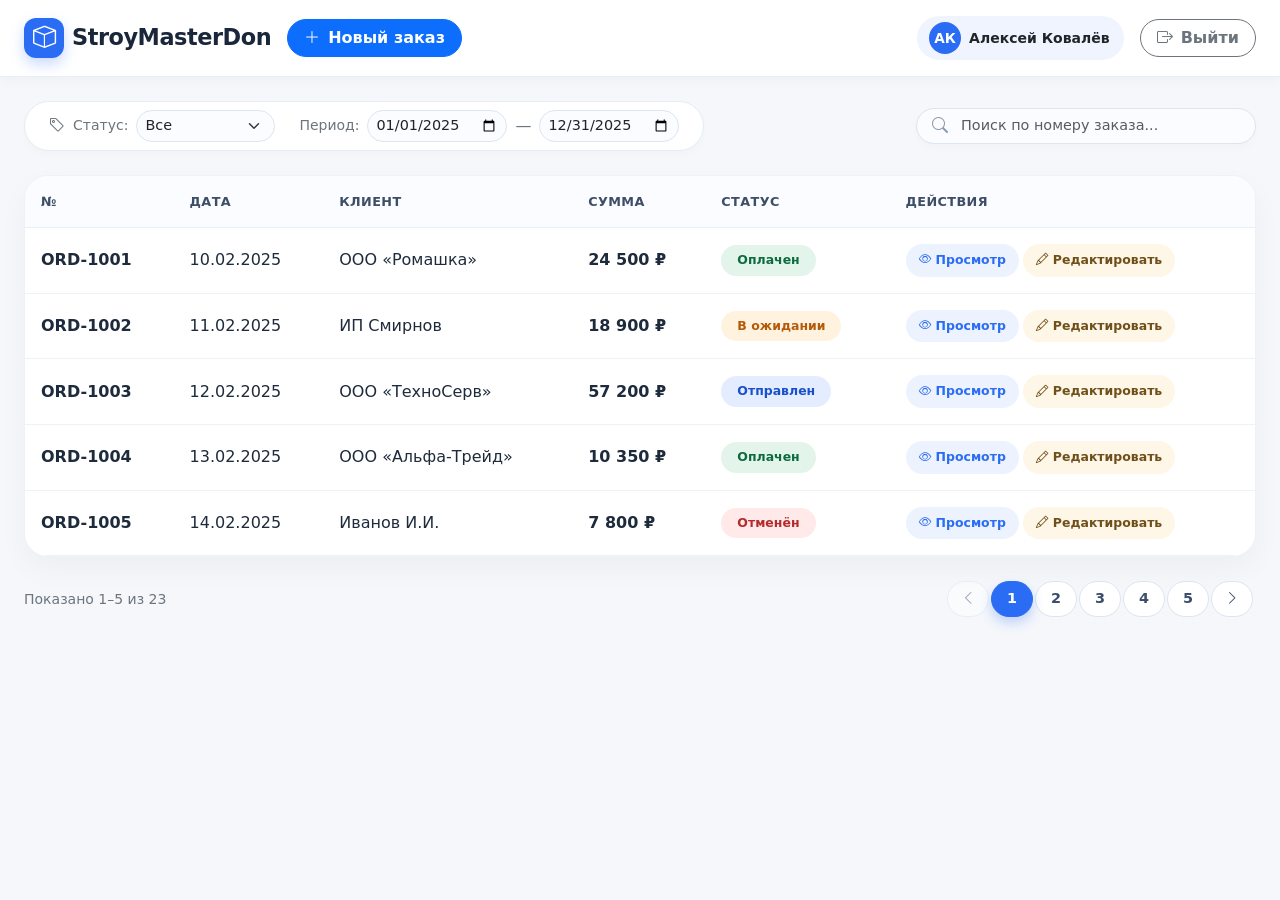
<file: templates/create_edit/index.html>
<!DOCTYPE html>
<html lang="ru">
<head>
    <meta charset="UTF-8">
    <meta name="viewport" content="width=device-width, initial-scale=1.0">
    <title>Панель заказов — Bootstrap 5</title>

    <link href="https://cdn.jsdelivr.net/npm/bootstrap@5.3.3/dist/css/bootstrap.min.css" rel="stylesheet">
    <link rel="stylesheet" href="https://cdn.jsdelivr.net/npm/bootstrap-icons@1.11.3/font/bootstrap-icons.min.css">
    <link rel="stylesheet" href="styles.css">
</head>
<body>

    <!-- Верхняя панель -->
    <header class="topbar py-3">
        <div class="container-fluid px-3 px-md-4">
            <div class="d-flex align-items-center justify-content-between flex-wrap gap-3">
                <div class="d-flex align-items-center gap-2">
                    <div class="logo-icon">
                        <i class="bi bi-box"></i>
                    </div>
                    <span class="logo-text">StroyMasterDon</span>
                    <button class="btn btn-primary rounded-pill px-3 ms-2 d-flex align-items-center gap-2 fw-semibold small"
                            data-bs-toggle="modal" data-bs-target="#orderModal" id="newOrderBtn">
                        <i class="bi bi-plus-lg"></i>
                        <span class="d-none d-sm-inline">Новый заказ</span>
                    </button>
                </div>

                <div class="d-flex align-items-center gap-3">
                    <div class="user-badge d-flex align-items-center gap-2">
                        <div class="avatar">АК</div>
                        <span class="fw-semibold text-dark small">Алексей Ковалёв</span>
                    </div>
                    <button class="btn btn-outline-secondary rounded-pill px-3 d-flex align-items-center gap-2 fw-semibold small">
                        <i class="bi bi-box-arrow-right"></i>
                        <span class="d-none d-sm-inline">Выйти</span>
                    </button>
                </div>
            </div>
        </div>
    </header>

    <!-- Основной контент -->
    <main class="container-fluid px-3 px-md-4 py-4 main-wrapper">

        <!-- Фильтры + поиск -->
        <div class="row g-3 align-items-center mb-4">
            <div class="col-12 col-lg-auto">
                <div class="filters-card d-flex flex-wrap align-items-center gap-3 px-4 py-2">
                    <div class="d-flex align-items-center gap-2">
                        <i class="bi bi-tag text-secondary"></i>
                        <span class="text-secondary fw-medium small">Статус:</span>
                        <select class="form-select form-select-sm w-auto" id="statusFilter">
                            <option value="all">Все</option>
                            <option value="paid">Оплачен</option>
                            <option value="pending">В ожидании</option>
                            <option value="shipped">Отправлен</option>
                            <option value="cancelled">Отменён</option>
                        </select>
                    </div>
                    <div class="d-flex align-items-center gap-2 flex-wrap">
                        <i class="bi bi-calendar-alt text-secondary"></i>
                        <span class="text-secondary fw-medium small">Период:</span>
                        <input type="date" class="form-control form-control-sm date-input" id="dateFrom" value="2025-01-01">
                        <span class="text-secondary">—</span>
                        <input type="date" class="form-control form-control-sm date-input" id="dateTo" value="2025-12-31">
                    </div>
                </div>
            </div>

            <div class="col-12 col-lg ms-lg-auto">
                <div class="search-wrapper ms-lg-auto">
                    <i class="bi bi-search"></i>
                    <input type="text" class="form-control" id="searchOrder" placeholder="Поиск по номеру заказа...">
                </div>
            </div>
        </div>

        <!-- Таблица заказов -->
        <div class="table-card mb-4">
            <div class="table-responsive">
                <table class="table align-middle mb-0">
                    <thead>
                        <tr>
                            <th>№</th>
                            <th>Дата</th>
                            <th>Клиент</th>
                            <th>Сумма</th>
                            <th>Статус</th>
                            <th>Действия</th>
                        </tr>
                    </thead>
                    <tbody id="ordersTableBody"></tbody>
                </table>
            </div>
        </div>

        <!-- Пагинация -->
        <div class="d-flex flex-wrap align-items-center justify-content-between gap-2 mt-2">
            <div class="text-secondary small fw-medium" id="paginationInfo">Показано 0 из 0</div>
            <nav>
                <ul class="pagination mb-0" id="pagination"></ul>
            </nav>
        </div>

    </main>

    <!-- ================= МОДАЛЬНОЕ ОКНО ЗАКАЗА ================= -->
    <div class="modal fade" id="orderModal" tabindex="-1" aria-labelledby="orderModalLabel" aria-hidden="true">
        <div class="modal-dialog modal-lg modal-dialog-centered modal-dialog-scrollable">
            <div class="modal-content">
                <div class="modal-header">
                    <h5 class="modal-title fw-bold" id="orderModalLabel">Новый заказ</h5>
                    <button type="button" class="btn-close" data-bs-dismiss="modal" aria-label="Закрыть"></button>
                </div>

                <div class="modal-body">

                    <!-- ---------- Блок «Клиент» ---------- -->
                    <section class="order-block mb-4">
                        <h6 class="block-title">
                            <i class="bi bi-person"></i> Клиент
                        </h6>
                        <div class="d-flex flex-wrap gap-2 align-items-center">
                            <select class="form-select flex-grow-1" id="clientSelect" style="min-width: 220px;">
                                <option value="">— Выберите клиента —</option>
                                <option value="ООО «Ромашка»">ООО «Ромашка»</option>
                                <option value="ИП Смирнов">ИП Смирнов</option>
                                <option value="ООО «ТехноСерв»">ООО «ТехноСерв»</option>
                                <option value="ООО «Альфа-Трейд»">ООО «Альфа-Трейд»</option>
                                <option value="Иванов И.И.">Иванов И.И.</option>
                                <option value="ООО «СтройМастер»">ООО «СтройМастер»</option>
                                <option value="Петрова А.С.">Петрова А.С.</option>
                                <option value="ООО «Мега-Групп»">ООО «Мега-Групп»</option>
                            </select>
                            <button type="button" class="btn btn-outline-primary rounded-pill px-3" id="newClientBtn">
                                <i class="bi bi-person-plus"></i> Новый клиент
                            </button>
                        </div>
                        <div class="mt-2 d-none" id="newClientFields">
                            <div class="row g-2">
                                <div class="col-12 col-sm-6">
                                    <input type="text" class="form-control form-control-sm" id="newClientName" placeholder="Название / ФИО клиента">
                                </div>
                                <div class="col-12 col-sm-6">
                                    <input type="text" class="form-control form-control-sm" id="newClientPhone" placeholder="Телефон (необязательно)">
                                </div>
                            </div>
                        </div>
                    </section>

                    <!-- ---------- Блок «Товары» ---------- -->
                    <section class="order-block mb-4">
                        <h6 class="block-title">
                            <i class="bi bi-cart"></i> Товары
                        </h6>

                        <div class="d-flex flex-wrap gap-2 mb-3">
                            <div class="product-search-wrapper flex-grow-1">
                                <i class="bi bi-search"></i>
                                <input type="text" class="form-control form-control-sm" id="productSearch"
                                       placeholder="Поиск товара по названию или артикулу..." autocomplete="off">
                                <div class="product-suggestions d-none" id="productSuggestions"></div>
                            </div>
                            <button type="button" class="btn btn-primary rounded-pill px-3" id="addProductBtn" disabled>
                                <i class="bi bi-plus-lg"></i> Добавить
                            </button>
                        </div>

                        <div class="table-responsive">
                            <table class="table table-sm align-middle mb-0 items-table">
                                <thead>
                                    <tr>
                                        <th>Товар</th>
                                        <th class="text-center" style="width: 130px;">Кол-во</th>
                                        <th class="text-end" style="width: 110px;">Цена</th>
                                        <th class="text-end" style="width: 120px;">Сумма</th>
                                        <th style="width: 50px;"></th>
                                    </tr>
                                </thead>
                                <tbody id="itemsTableBody">
                                    <tr id="itemsEmptyRow">
                                        <td colspan="5" class="text-center text-secondary py-4">
                                            <i class="bi bi-inbox d-block mb-1 fs-5"></i>
                                            Добавьте товары в заказ
                                        </td>
                                    </tr>
                                </tbody>
                            </table>
                        </div>
                    </section>

                    <!-- ---------- Блок «Итого» ---------- -->
                    <section class="order-block total-block">
                        <div class="d-flex justify-content-between align-items-center">
                            <span class="fw-semibold text-secondary">
                                <i class="bi bi-calculator"></i> Итого:
                            </span>
                            <span class="total-amount" id="orderTotal">0 ₽</span>
                        </div>
                    </section>

                </div>

                <div class="modal-footer d-flex flex-wrap gap-2 justify-content-between">
                    <button type="button" class="btn btn-outline-secondary rounded-pill px-3" data-bs-dismiss="modal">
                        Отмена
                    </button>
                    <div class="d-flex flex-wrap gap-2">
                        <button type="button" class="btn btn-outline-primary rounded-pill px-3" id="saveAndShipBtn">
                            <i class="bi bi-truck"></i> Сохранить и отправить на склад
                        </button>
                        <button type="button" class="btn btn-primary rounded-pill px-4" id="saveOrderBtn">
                            <i class="bi bi-check-lg"></i> Сохранить
                        </button>
                    </div>
                </div>
            </div>
        </div>
    </div>

    <script src="https://cdn.jsdelivr.net/npm/bootstrap@5.3.3/dist/js/bootstrap.bundle.min.js"></script>
    <script src="script.js"></script>
</body>
</html>
</file>
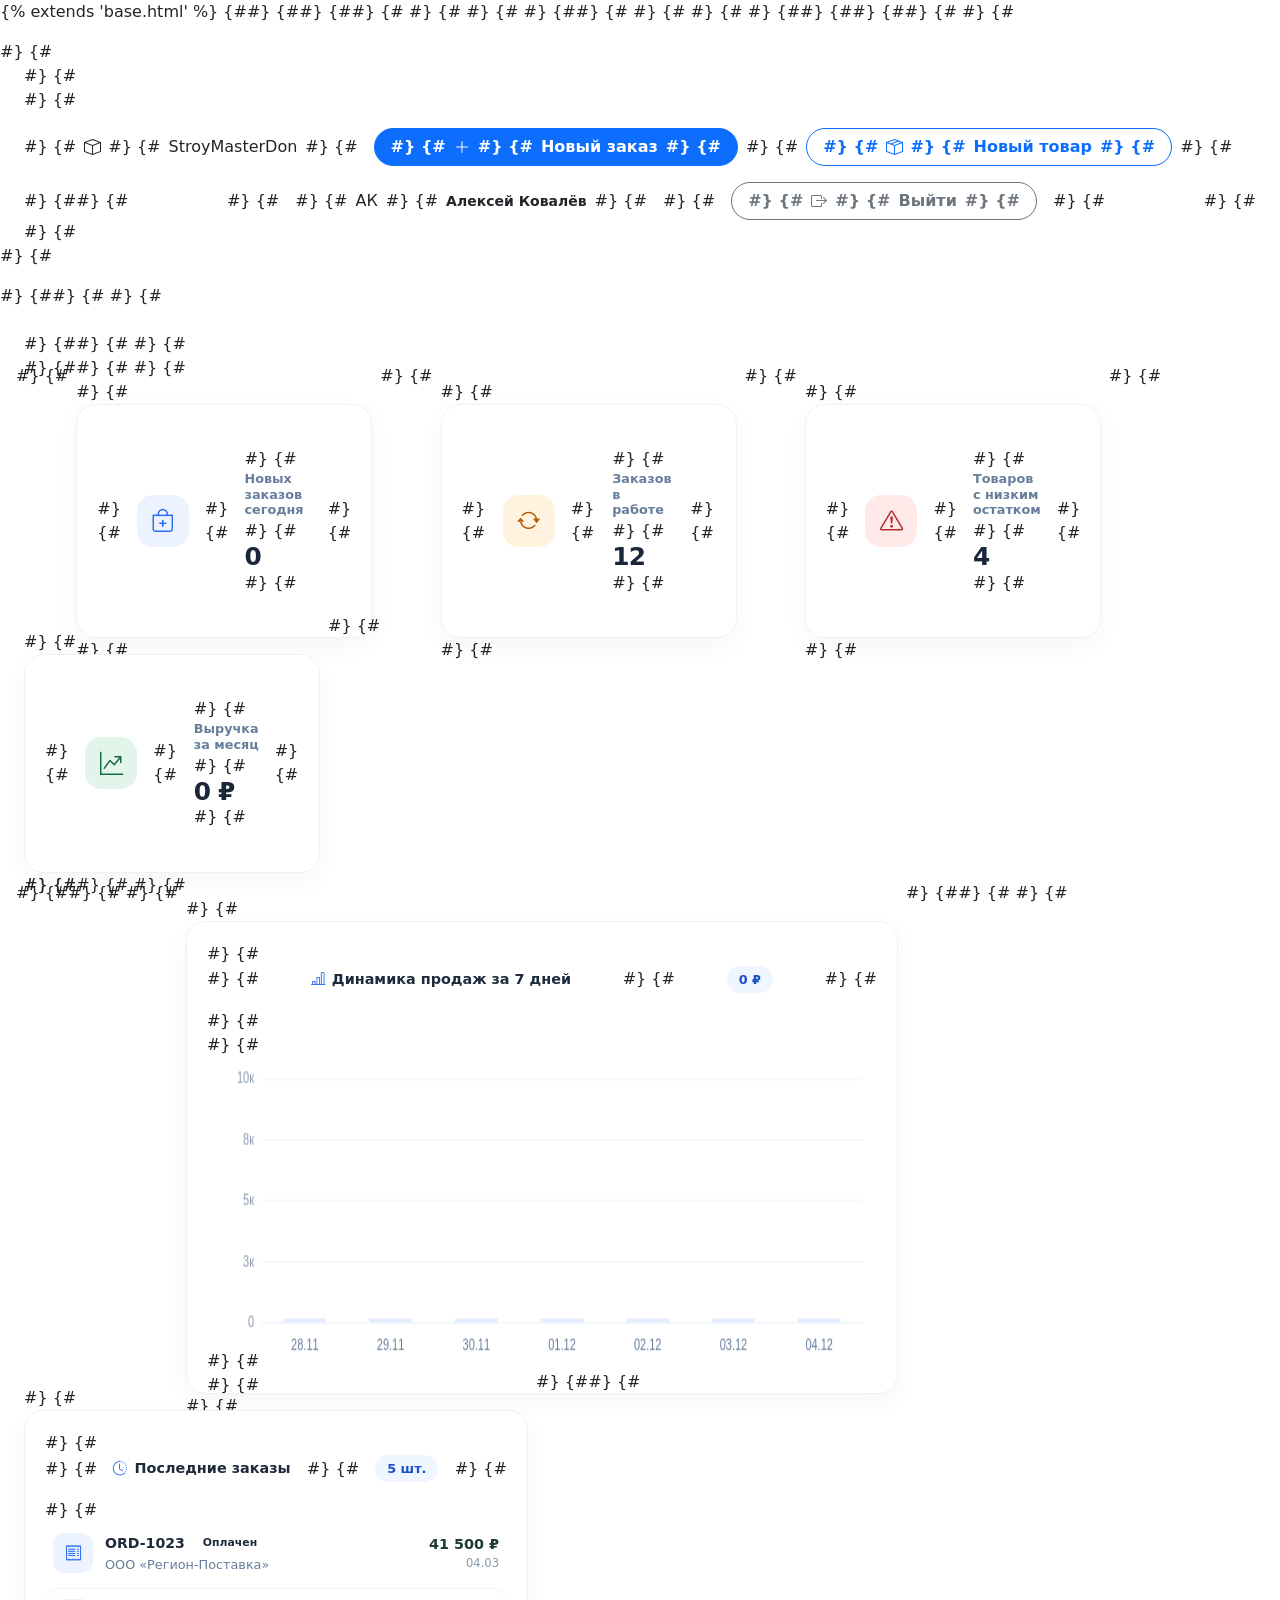
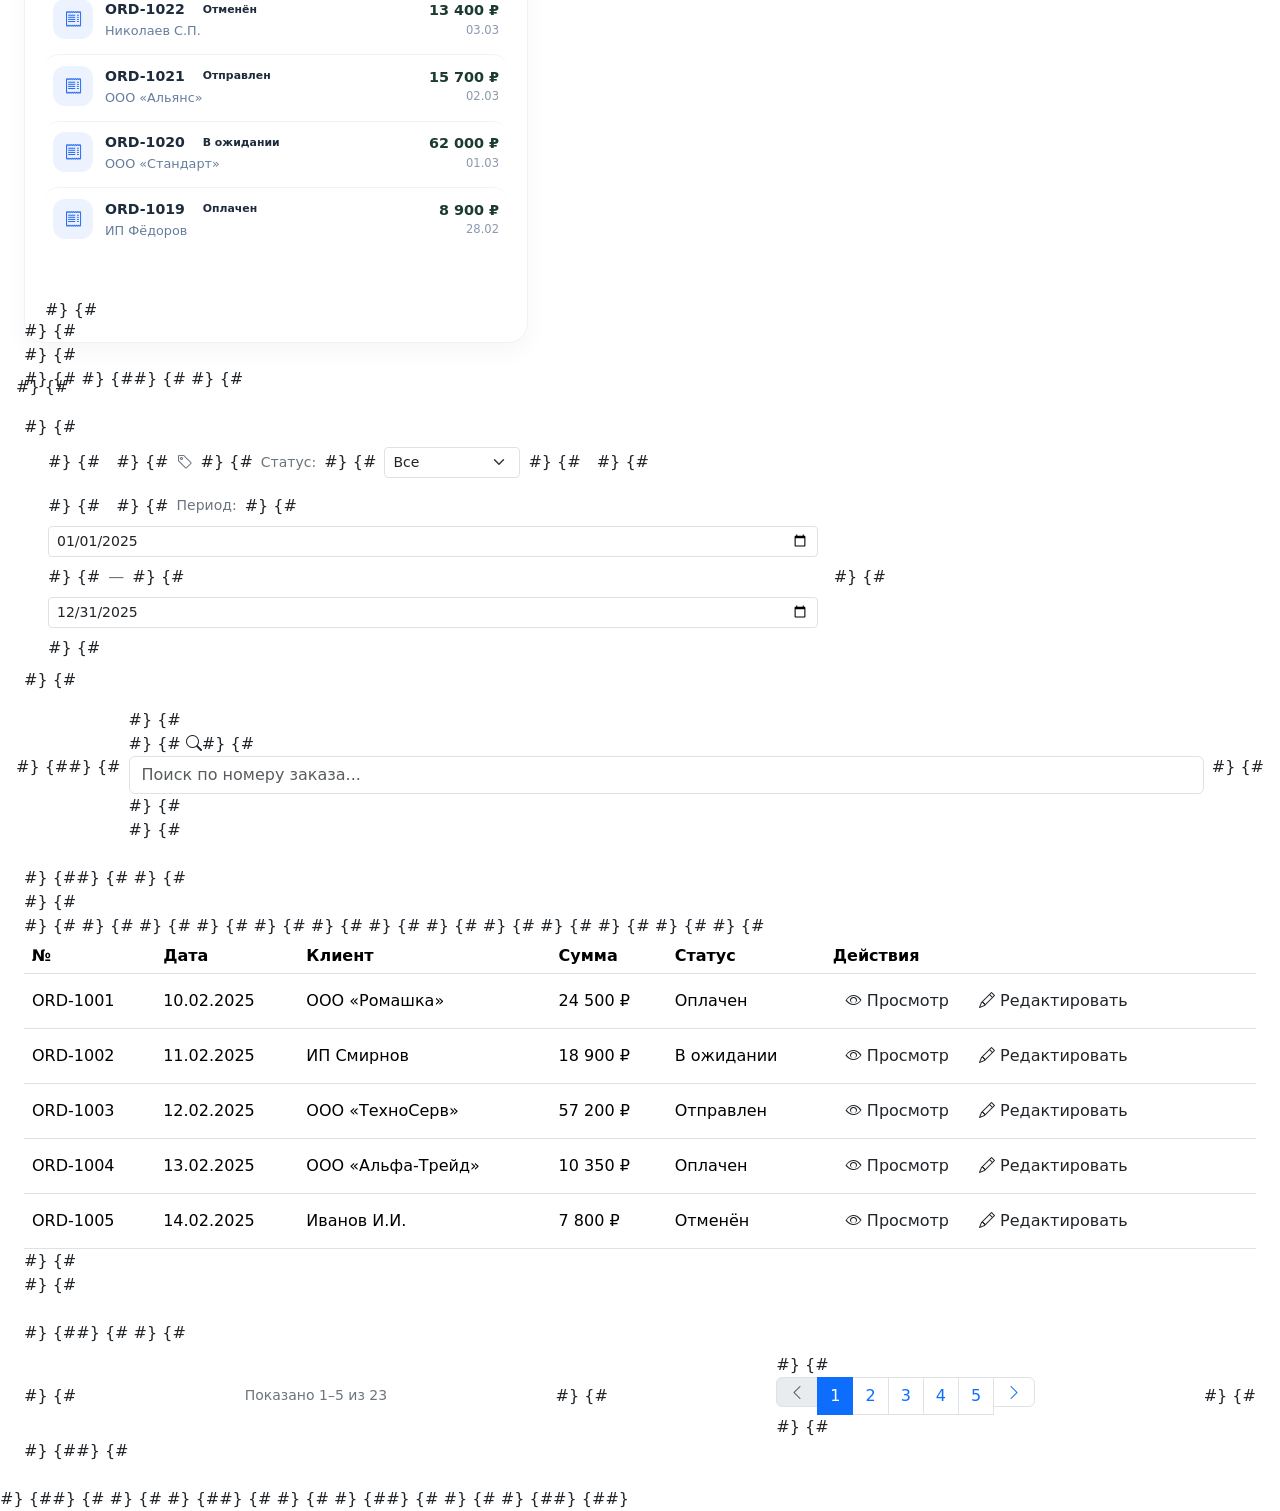
<file: templates/dashboard/dashboard.html>
{% extends 'base.html' %}
{#<!DOCTYPE html>#}
{#<html lang="ru">#}
{#<head>#}
{#    <meta charset="UTF-8">#}
{#    <meta name="viewport" content="width=device-width, initial-scale=1.0">#}
{#    <title>Панель заказов — Bootstrap 5</title>#}
{##}
{#    <link href="https://cdn.jsdelivr.net/npm/bootstrap@5.3.3/dist/css/bootstrap.min.css" rel="stylesheet">#}
{#    <link rel="stylesheet" href="https://cdn.jsdelivr.net/npm/bootstrap-icons@1.11.3/font/bootstrap-icons.min.css">#}
{#    <link rel="stylesheet" href="styles.css">#}
{#</head>#}
{#<body>#}
{##}
{#    <!-- Верхняя панель -->#}
{#    <header class="topbar py-3">#}
{#        <div class="container-fluid px-3 px-md-4">#}
{#            <div class="d-flex align-items-center justify-content-between flex-wrap gap-3">#}
{#                <div class="d-flex align-items-center gap-2 flex-wrap">#}
{#                    <div class="logo-icon"><i class="bi bi-box"></i></div>#}
{#                    <span class="logo-text">StroyMasterDon</span>#}
{#                    <button class="btn btn-primary rounded-pill px-3 ms-2 d-flex align-items-center gap-2 fw-semibold small"#}
{#                            data-bs-toggle="modal" data-bs-target="#orderModal" id="newOrderBtn">#}
{#                        <i class="bi bi-plus-lg"></i>#}
{#                        <span class="d-none d-sm-inline">Новый заказ</span>#}
{#                    </button>#}
{#                    <button class="btn btn-outline-primary rounded-pill px-3 d-flex align-items-center gap-2 fw-semibold small"#}
{#                            data-bs-toggle="modal" data-bs-target="#productModal" id="newProductBtn">#}
{#                        <i class="bi bi-box-seam"></i>#}
{#                        <span class="d-none d-sm-inline">Новый товар</span>#}
{#                    </button>#}
{#                </div>#}
{##}
{#                <div class="d-flex align-items-center gap-3">#}
{#                    <div class="user-badge d-flex align-items-center gap-2">#}
{#                        <div class="avatar">АК</div>#}
{#                        <span class="fw-semibold text-dark small">Алексей Ковалёв</span>#}
{#                    </div>#}
{#                    <button class="btn btn-outline-secondary rounded-pill px-3 d-flex align-items-center gap-2 fw-semibold small">#}
{#                        <i class="bi bi-box-arrow-right"></i>#}
{#                        <span class="d-none d-sm-inline">Выйти</span>#}
{#                    </button>#}
{#                </div>#}
{#            </div>#}
{#        </div>#}
{#    </header>#}
{##}
{#    <!-- Основной контент -->#}
{#    <main class="container-fluid px-3 px-md-4 py-4 main-wrapper">#}
{##}
{#        <!-- ================= ДАШБОРД ================= -->#}
{#        <section class="dashboard mb-4">#}
{##}
{#            <!-- KPI-карточки -->#}
{#            <div class="row g-3 mb-4">#}
{#                <div class="col-12 col-sm-6 col-xl-3">#}
{#                    <div class="kpi-card">#}
{#                        <div class="kpi-icon kpi-icon-blue"><i class="bi bi-bag-plus"></i></div>#}
{#                        <div class="kpi-body">#}
{#                            <div class="kpi-label">Новых заказов сегодня</div>#}
{#                            <div class="kpi-value" id="kpiNewToday">0</div>#}
{#                        </div>#}
{#                    </div>#}
{#                </div>#}
{#                <div class="col-12 col-sm-6 col-xl-3">#}
{#                    <div class="kpi-card">#}
{#                        <div class="kpi-icon kpi-icon-orange"><i class="bi bi-arrow-repeat"></i></div>#}
{#                        <div class="kpi-body">#}
{#                            <div class="kpi-label">Заказов в работе</div>#}
{#                            <div class="kpi-value" id="kpiInProgress">0</div>#}
{#                        </div>#}
{#                    </div>#}
{#                </div>#}
{#                <div class="col-12 col-sm-6 col-xl-3">#}
{#                    <div class="kpi-card">#}
{#                        <div class="kpi-icon kpi-icon-red"><i class="bi bi-exclamation-triangle"></i></div>#}
{#                        <div class="kpi-body">#}
{#                            <div class="kpi-label">Товаров с низким остатком</div>#}
{#                            <div class="kpi-value" id="kpiLowStock">0</div>#}
{#                        </div>#}
{#                    </div>#}
{#                </div>#}
{#                <div class="col-12 col-sm-6 col-xl-3">#}
{#                    <div class="kpi-card">#}
{#                        <div class="kpi-icon kpi-icon-green"><i class="bi bi-graph-up-arrow"></i></div>#}
{#                        <div class="kpi-body">#}
{#                            <div class="kpi-label">Выручка за месяц</div>#}
{#                            <div class="kpi-value" id="kpiRevenue">0 ₽</div>#}
{#                        </div>#}
{#                    </div>#}
{#                </div>#}
{#            </div>#}
{##}
{#            <!-- График + последние заказы -->#}
{#            <div class="row g-3">#}
{##}
{#                <!-- График -->#}
{#                <div class="col-12 col-xl-7">#}
{#                    <div class="panel-card h-100">#}
{#                        <div class="panel-header">#}
{#                            <h6 class="panel-title"><i class="bi bi-bar-chart-line"></i> Динамика продаж за 7 дней</h6>#}
{#                            <span class="panel-hint" id="chartTotalHint">0 ₽</span>#}
{#                        </div>#}
{#                        <div class="chart-wrapper">#}
{#                            <canvas id="salesChart" height="220"></canvas>#}
{#                        </div>#}
{#                    </div>#}
{#                </div>#}
{##}
{#                <!-- Последние 5 заказов -->#}
{#                <div class="col-12 col-xl-5">#}
{#                    <div class="panel-card h-100">#}
{#                        <div class="panel-header">#}
{#                            <h6 class="panel-title"><i class="bi bi-clock-history"></i> Последние заказы</h6>#}
{#                            <span class="panel-hint">5 шт.</span>#}
{#                        </div>#}
{#                        <ul class="recent-orders-list" id="recentOrdersList"></ul>#}
{#                    </div>#}
{#                </div>#}
{##}
{#            </div>#}
{#        </section>#}
{#        <!-- ================= /ДАШБОРД ================= -->#}
{##}
{#        <!-- Фильтры + поиск -->#}
{#        <div class="row g-3 align-items-center mb-4">#}
{#            <div class="col-12 col-lg-auto">#}
{#                <div class="filters-card d-flex flex-wrap align-items-center gap-3 px-4 py-2">#}
{#                    <div class="d-flex align-items-center gap-2">#}
{#                        <i class="bi bi-tag text-secondary"></i>#}
{#                        <span class="text-secondary fw-medium small">Статус:</span>#}
{#                        <select class="form-select form-select-sm w-auto" id="statusFilter">#}
{#                            <option value="all">Все</option>#}
{#                            <option value="paid">Оплачен</option>#}
{#                            <option value="pending">В ожидании</option>#}
{#                            <option value="shipped">Отправлен</option>#}
{#                            <option value="cancelled">Отменён</option>#}
{#                        </select>#}
{#                    </div>#}
{#                    <div class="d-flex align-items-center gap-2 flex-wrap">#}
{#                        <i class="bi bi-calendar-alt text-secondary"></i>#}
{#                        <span class="text-secondary fw-medium small">Период:</span>#}
{#                        <input type="date" class="form-control form-control-sm date-input" id="dateFrom" value="2025-01-01">#}
{#                        <span class="text-secondary">—</span>#}
{#                        <input type="date" class="form-control form-control-sm date-input" id="dateTo" value="2025-12-31">#}
{#                    </div>#}
{#                </div>#}
{#            </div>#}
{##}
{#            <div class="col-12 col-lg ms-lg-auto">#}
{#                <div class="search-wrapper ms-lg-auto">#}
{#                    <i class="bi bi-search"></i>#}
{#                    <input type="text" class="form-control" id="searchOrder" placeholder="Поиск по номеру заказа...">#}
{#                </div>#}
{#            </div>#}
{#        </div>#}
{##}
{#        <!-- Таблица заказов -->#}
{#        <div class="table-card mb-4">#}
{#            <div class="table-responsive">#}
{#                <table class="table align-middle mb-0">#}
{#                    <thead>#}
{#                        <tr>#}
{#                            <th>№</th>#}
{#                            <th>Дата</th>#}
{#                            <th>Клиент</th>#}
{#                            <th>Сумма</th>#}
{#                            <th>Статус</th>#}
{#                            <th>Действия</th>#}
{#                        </tr>#}
{#                    </thead>#}
{#                    <tbody id="ordersTableBody"></tbody>#}
{#                </table>#}
{#            </div>#}
{#        </div>#}
{##}
{#        <!-- Пагинация -->#}
{#        <div class="d-flex flex-wrap align-items-center justify-content-between gap-2 mt-2">#}
{#            <div class="text-secondary small fw-medium" id="paginationInfo">Показано 0 из 0</div>#}
{#            <nav>#}
{#                <ul class="pagination mb-0" id="pagination"></ul>#}
{#            </nav>#}
{#        </div>#}
{##}
{#    </main>#}
{##}
{#    <!-- ================= МОДАЛЬНОЕ ОКНО ЗАКАЗА ================= -->#}
{#    <div class="modal fade" id="orderModal" tabindex="-1" aria-labelledby="orderModalLabel" aria-hidden="true">#}
{#        <div class="modal-dialog modal-lg modal-dialog-centered modal-dialog-scrollable">#}
{#            <div class="modal-content">#}
{#                <div class="modal-header">#}
{#                    <h5 class="modal-title fw-bold" id="orderModalLabel">Новый заказ</h5>#}
{#                    <button type="button" class="btn-close" data-bs-dismiss="modal" aria-label="Закрыть"></button>#}
{#                </div>#}
{##}
{#                <div class="modal-body">#}
{##}
{#                    <!-- Блок «Клиент» -->#}
{#                    <section class="order-block mb-4">#}
{#                        <h6 class="block-title"><i class="bi bi-person"></i> Клиент</h6>#}
{#                        <div class="d-flex flex-wrap gap-2 align-items-center">#}
{#                            <select class="form-select flex-grow-1" id="clientSelect" style="min-width: 220px;">#}
{#                                <option value="">— Выберите клиента —</option>#}
{#                                <option value="ООО «Ромашка»">ООО «Ромашка»</option>#}
{#                                <option value="ИП Смирнов">ИП Смирнов</option>#}
{#                                <option value="ООО «ТехноСерв»">ООО «ТехноСерв»</option>#}
{#                                <option value="ООО «Альфа-Трейд»">ООО «Альфа-Трейд»</option>#}
{#                                <option value="Иванов И.И.">Иванов И.И.</option>#}
{#                                <option value="ООО «СтройМастер»">ООО «СтройМастер»</option>#}
{#                                <option value="Петрова А.С.">Петрова А.С.</option>#}
{#                                <option value="ООО «Мега-Групп»">ООО «Мега-Групп»</option>#}
{#                            </select>#}
{#                            <button type="button" class="btn btn-outline-primary rounded-pill px-3" id="newClientBtn">#}
{#                                <i class="bi bi-person-plus"></i> Новый клиент#}
{#                            </button>#}
{#                        </div>#}
{#                        <div class="mt-2 d-none" id="newClientFields">#}
{#                            <div class="row g-2">#}
{#                                <div class="col-12 col-sm-6">#}
{#                                    <input type="text" class="form-control form-control-sm" id="newClientName" placeholder="Название / ФИО клиента">#}
{#                                </div>#}
{#                                <div class="col-12 col-sm-6">#}
{#                                    <input type="text" class="form-control form-control-sm" id="newClientPhone" placeholder="Телефон (необязательно)">#}
{#                                </div>#}
{#                            </div>#}
{#                        </div>#}
{#                    </section>#}
{##}
{#                    <!-- Блок «Товары» -->#}
{#                    <section class="order-block mb-4">#}
{#                        <h6 class="block-title"><i class="bi bi-cart"></i> Товары</h6>#}
{##}
{#                        <div class="d-flex flex-wrap gap-2 mb-3">#}
{#                            <div class="product-search-wrapper flex-grow-1">#}
{#                                <i class="bi bi-search"></i>#}
{#                                <input type="text" class="form-control form-control-sm" id="productSearch"#}
{#                                       placeholder="Поиск товара по названию или артикулу..." autocomplete="off">#}
{#                                <div class="product-suggestions d-none" id="productSuggestions"></div>#}
{#                            </div>#}
{#                            <button type="button" class="btn btn-primary rounded-pill px-3" id="addProductBtn" disabled>#}
{#                                <i class="bi bi-plus-lg"></i> Добавить#}
{#                            </button>#}
{#                        </div>#}
{##}
{#                        <div class="table-responsive">#}
{#                            <table class="table table-sm align-middle mb-0 items-table">#}
{#                                <thead>#}
{#                                    <tr>#}
{#                                        <th>Товар</th>#}
{#                                        <th class="text-center" style="width: 130px;">Кол-во</th>#}
{#                                        <th class="text-end" style="width: 110px;">Цена</th>#}
{#                                        <th class="text-end" style="width: 120px;">Сумма</th>#}
{#                                        <th style="width: 50px;"></th>#}
{#                                    </tr>#}
{#                                </thead>#}
{#                                <tbody id="itemsTableBody">#}
{#                                    <tr id="itemsEmptyRow">#}
{#                                        <td colspan="5" class="text-center text-secondary py-4">#}
{#                                            <i class="bi bi-inbox d-block mb-1 fs-5"></i>#}
{#                                            Добавьте товары в заказ#}
{#                                        </td>#}
{#                                    </tr>#}
{#                                </tbody>#}
{#                            </table>#}
{#                        </div>#}
{#                    </section>#}
{##}
{#                    <!-- Блок «Итого» -->#}
{#                    <section class="order-block total-block">#}
{#                        <div class="d-flex justify-content-between align-items-center">#}
{#                            <span class="fw-semibold text-secondary"><i class="bi bi-calculator"></i> Итого:</span>#}
{#                            <span class="total-amount" id="orderTotal">0 ₽</span>#}
{#                        </div>#}
{#                    </section>#}
{##}
{#                </div>#}
{##}
{#                <div class="modal-footer d-flex flex-wrap gap-2 justify-content-between">#}
{#                    <button type="button" class="btn btn-outline-secondary rounded-pill px-3" data-bs-dismiss="modal">Отмена</button>#}
{#                    <div class="d-flex flex-wrap gap-2">#}
{#                        <button type="button" class="btn btn-outline-primary rounded-pill px-3" id="saveAndShipBtn">#}
{#                            <i class="bi bi-truck"></i> Сохранить и отправить на склад#}
{#                        </button>#}
{#                        <button type="button" class="btn btn-primary rounded-pill px-4" id="saveOrderBtn">#}
{#                            <i class="bi bi-check-lg"></i> Сохранить#}
{#                        </button>#}
{#                    </div>#}
{#                </div>#}
{#            </div>#}
{#        </div>#}
{#    </div>#}
{##}
{#    <!-- ================= МОДАЛЬНОЕ ОКНО ТОВАРА ================= -->#}
{#    <div class="modal fade" id="productModal" tabindex="-1" aria-labelledby="productModalLabel" aria-hidden="true">#}
{#        <div class="modal-dialog modal-lg modal-dialog-centered modal-dialog-scrollable">#}
{#            <div class="modal-content">#}
{#                <div class="modal-header">#}
{#                    <h5 class="modal-title fw-bold" id="productModalLabel">Новый товар</h5>#}
{#                    <button type="button" class="btn-close" data-bs-dismiss="modal" aria-label="Закрыть"></button>#}
{#                </div>#}
{##}
{#                <div class="modal-body">#}
{#                    <section class="order-block mb-4">#}
{#                        <h6 class="block-title"><i class="bi bi-box-seam"></i> Данные товара</h6>#}
{#                        <div class="row g-3">#}
{#                            <div class="col-12 col-sm-6">#}
{#                                <label class="form-label small fw-semibold text-secondary">Артикул <span class="text-danger">*</span></label>#}
{#                                <input type="text" class="form-control" id="productSku" placeholder="Например: NB-LN-001">#}
{#                            </div>#}
{#                            <div class="col-12 col-sm-6">#}
{#                                <label class="form-label small fw-semibold text-secondary">Наименование <span class="text-danger">*</span></label>#}
{#                                <input type="text" class="form-control" id="productName" placeholder="Например: Ноутбук Lenovo ThinkPad E14">#}
{#                            </div>#}
{#                            <div class="col-12 col-sm-6">#}
{#                                <label class="form-label small fw-semibold text-secondary">Категория <span class="text-danger">*</span></label>#}
{#                                <select class="form-select" id="productCategory">#}
{#                                    <option value="">— Выберите категорию —</option>#}
{#                                    <option value="Ноутбуки">Ноутбуки</option>#}
{#                                    <option value="Мониторы">Мониторы</option>#}
{#                                    <option value="Периферия">Периферия</option>#}
{#                                    <option value="Аудио">Аудио</option>#}
{#                                    <option value="Комплектующие">Комплектующие</option>#}
{#                                    <option value="Аксессуары">Аксессуары</option>#}
{#                                    <option value="Мебель">Мебель</option>#}
{#                                </select>#}
{#                            </div>#}
{#                            <div class="col-12 col-sm-6">#}
{#                                <label class="form-label small fw-semibold text-secondary">Единица измерения <span class="text-danger">*</span></label>#}
{#                                <select class="form-select" id="productUnit">#}
{#                                    <option value="">— Выберите —</option>#}
{#                                    <option value="шт.">шт.</option>#}
{#                                    <option value="компл.">компл.</option>#}
{#                                    <option value="кг">кг</option>#}
{#                                    <option value="м">м</option>#}
{#                                    <option value="л">л</option>#}
{#                                    <option value="упак.">упак.</option>#}
{#                                </select>#}
{#                            </div>#}
{#                            <div class="col-12 col-sm-6">#}
{#                                <label class="form-label small fw-semibold text-secondary">Цена, ₽ <span class="text-danger">*</span></label>#}
{#                                <input type="number" class="form-control" id="productPrice" placeholder="0" min="0" step="0.01">#}
{#                            </div>#}
{#                            <div class="col-12">#}
{#                                <label class="form-label small fw-semibold text-secondary">Описание</label>#}
{#                                <textarea class="form-control" id="productDescription" rows="3" placeholder="Краткое описание товара (необязательно)"></textarea>#}
{#                            </div>#}
{#                        </div>#}
{#                    </section>#}
{##}
{#                    <section class="order-block stock-block">#}
{#                        <h6 class="block-title"><i class="bi bi-boxes"></i> Остаток на складе</h6>#}
{#                        <div class="d-flex flex-wrap align-items-center gap-3">#}
{#                            <div class="stock-value">#}
{#                                <span class="stock-number" id="productStock">0</span>#}
{#                                <span class="text-secondary small" id="productStockUnit">шт.</span>#}
{#                            </div>#}
{#                            <button type="button" class="btn btn-outline-primary rounded-pill px-3" id="stockInBtn" disabled>#}
{#                                <i class="bi bi-plus-circle"></i> Поступление#}
{#                            </button>#}
{#                        </div>#}
{#                        <div class="mt-2 d-none" id="stockInFields">#}
{#                            <div class="d-flex flex-wrap gap-2 align-items-center">#}
{#                                <input type="number" class="form-control form-control-sm stock-in-input" id="stockInQty"#}
{#                                       placeholder="Кол-во" min="1" step="1" value="1">#}
{#                                <button type="button" class="btn btn-primary btn-sm rounded-pill px-3" id="stockInConfirm">#}
{#                                    <i class="bi bi-check-lg"></i> Принять#}
{#                                </button>#}
{#                                <button type="button" class="btn btn-outline-secondary btn-sm rounded-pill px-3" id="stockInCancel">Отмена</button>#}
{#                            </div>#}
{#                        </div>#}
{#                    </section>#}
{#                </div>#}
{##}
{#                <div class="modal-footer d-flex flex-wrap gap-2 justify-content-between">#}
{#                    <button type="button" class="btn btn-outline-danger rounded-pill px-3" id="deleteProductBtn">#}
{#                        <i class="bi bi-trash"></i> Удалить#}
{#                    </button>#}
{#                    <div class="d-flex flex-wrap gap-2">#}
{#                        <button type="button" class="btn btn-outline-secondary rounded-pill px-3" data-bs-dismiss="modal">Отмена</button>#}
{#                        <button type="button" class="btn btn-primary rounded-pill px-4" id="saveProductBtn">#}
{#                            <i class="bi bi-check-lg"></i> Сохранить#}
{#                        </button>#}
{#                    </div>#}
{#                </div>#}
{#            </div>#}
{#        </div>#}
{#    </div>#}
{##}
{#    <script src="https://cdn.jsdelivr.net/npm/bootstrap@5.3.3/dist/js/bootstrap.bundle.min.js"></script>#}
{#    <script src="script.js"></script>#}
{#</body>#}
{#</html>#}
</file>
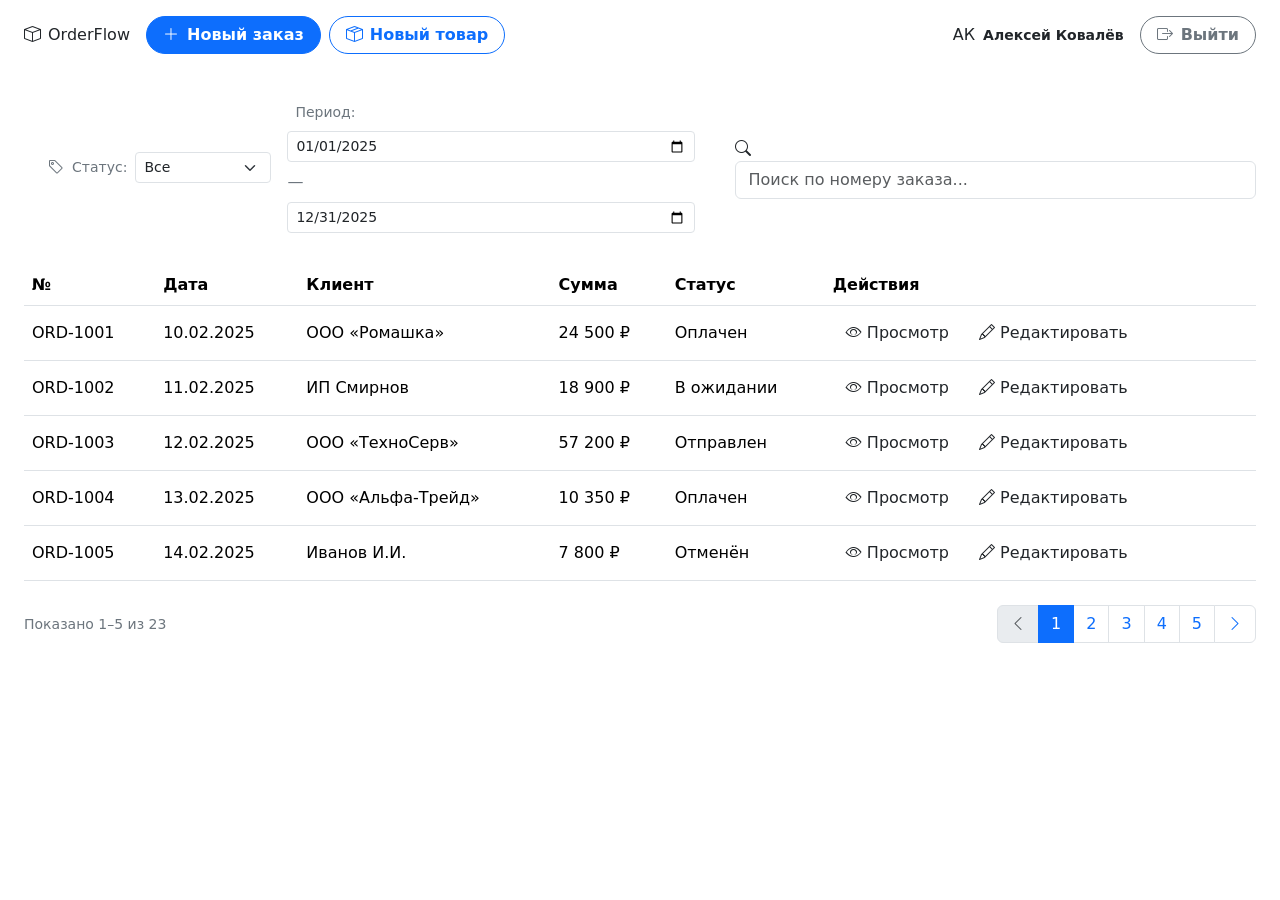
<file: templates/unit_product/unit.html>
<!DOCTYPE html>
<html lang="ru">
<head>
    <meta charset="UTF-8">
    <meta name="viewport" content="width=device-width, initial-scale=1.0">
    <title>Панель заказов — Bootstrap 5</title>

    <link href="https://cdn.jsdelivr.net/npm/bootstrap@5.3.3/dist/css/bootstrap.min.css" rel="stylesheet">
    <link rel="stylesheet" href="https://cdn.jsdelivr.net/npm/bootstrap-icons@1.11.3/font/bootstrap-icons.min.css">
    <link rel="stylesheet" href="styles.css">
</head>
<body>

    <!-- Верхняя панель -->
    <header class="topbar py-3">
        <div class="container-fluid px-3 px-md-4">
            <div class="d-flex align-items-center justify-content-between flex-wrap gap-3">
                <div class="d-flex align-items-center gap-2 flex-wrap">
                    <div class="logo-icon">
                        <i class="bi bi-box"></i>
                    </div>
                    <span class="logo-text">OrderFlow</span>
                    <button class="btn btn-primary rounded-pill px-3 ms-2 d-flex align-items-center gap-2 fw-semibold small"
                            data-bs-toggle="modal" data-bs-target="#orderModal" id="newOrderBtn">
                        <i class="bi bi-plus-lg"></i>
                        <span class="d-none d-sm-inline">Новый заказ</span>
                    </button>
                    <button class="btn btn-outline-primary rounded-pill px-3 d-flex align-items-center gap-2 fw-semibold small"
                            data-bs-toggle="modal" data-bs-target="#productModal" id="newProductBtn">
                        <i class="bi bi-box-seam"></i>
                        <span class="d-none d-sm-inline">Новый товар</span>
                    </button>
                </div>

                <div class="d-flex align-items-center gap-3">
                    <div class="user-badge d-flex align-items-center gap-2">
                        <div class="avatar">АК</div>
                        <span class="fw-semibold text-dark small">Алексей Ковалёв</span>
                    </div>
                    <button class="btn btn-outline-secondary rounded-pill px-3 d-flex align-items-center gap-2 fw-semibold small">
                        <i class="bi bi-box-arrow-right"></i>
                        <span class="d-none d-sm-inline">Выйти</span>
                    </button>
                </div>
            </div>
        </div>
    </header>

    <!-- Основной контент -->
    <main class="container-fluid px-3 px-md-4 py-4 main-wrapper">

        <!-- Фильтры + поиск -->
        <div class="row g-3 align-items-center mb-4">
            <div class="col-12 col-lg-auto">
                <div class="filters-card d-flex flex-wrap align-items-center gap-3 px-4 py-2">
                    <div class="d-flex align-items-center gap-2">
                        <i class="bi bi-tag text-secondary"></i>
                        <span class="text-secondary fw-medium small">Статус:</span>
                        <select class="form-select form-select-sm w-auto" id="statusFilter">
                            <option value="all">Все</option>
                            <option value="paid">Оплачен</option>
                            <option value="pending">В ожидании</option>
                            <option value="shipped">Отправлен</option>
                            <option value="cancelled">Отменён</option>
                        </select>
                    </div>
                    <div class="d-flex align-items-center gap-2 flex-wrap">
                        <i class="bi bi-calendar-alt text-secondary"></i>
                        <span class="text-secondary fw-medium small">Период:</span>
                        <input type="date" class="form-control form-control-sm date-input" id="dateFrom" value="2025-01-01">
                        <span class="text-secondary">—</span>
                        <input type="date" class="form-control form-control-sm date-input" id="dateTo" value="2025-12-31">
                    </div>
                </div>
            </div>

            <div class="col-12 col-lg ms-lg-auto">
                <div class="search-wrapper ms-lg-auto">
                    <i class="bi bi-search"></i>
                    <input type="text" class="form-control" id="searchOrder" placeholder="Поиск по номеру заказа...">
                </div>
            </div>
        </div>

        <!-- Таблица заказов -->
        <div class="table-card mb-4">
            <div class="table-responsive">
                <table class="table align-middle mb-0">
                    <thead>
                        <tr>
                            <th>№</th>
                            <th>Дата</th>
                            <th>Клиент</th>
                            <th>Сумма</th>
                            <th>Статус</th>
                            <th>Действия</th>
                        </tr>
                    </thead>
                    <tbody id="ordersTableBody"></tbody>
                </table>
            </div>
        </div>

        <!-- Пагинация -->
        <div class="d-flex flex-wrap align-items-center justify-content-between gap-2 mt-2">
            <div class="text-secondary small fw-medium" id="paginationInfo">Показано 0 из 0</div>
            <nav>
                <ul class="pagination mb-0" id="pagination"></ul>
            </nav>
        </div>

    </main>

    <!-- ================= МОДАЛЬНОЕ ОКНО ЗАКАЗА ================= -->
    <div class="modal fade" id="orderModal" tabindex="-1" aria-labelledby="orderModalLabel" aria-hidden="true">
        <div class="modal-dialog modal-lg modal-dialog-centered modal-dialog-scrollable">
            <div class="modal-content">
                <div class="modal-header">
                    <h5 class="modal-title fw-bold" id="orderModalLabel">Новый заказ</h5>
                    <button type="button" class="btn-close" data-bs-dismiss="modal" aria-label="Закрыть"></button>
                </div>

                <div class="modal-body">

                    <!-- Блок «Клиент» -->
                    <section class="order-block mb-4">
                        <h6 class="block-title"><i class="bi bi-person"></i> Клиент</h6>
                        <div class="d-flex flex-wrap gap-2 align-items-center">
                            <select class="form-select flex-grow-1" id="clientSelect" style="min-width: 220px;">
                                <option value="">— Выберите клиента —</option>
                                <option value="ООО «Ромашка»">ООО «Ромашка»</option>
                                <option value="ИП Смирнов">ИП Смирнов</option>
                                <option value="ООО «ТехноСерв»">ООО «ТехноСерв»</option>
                                <option value="ООО «Альфа-Трейд»">ООО «Альфа-Трейд»</option>
                                <option value="Иванов И.И.">Иванов И.И.</option>
                                <option value="ООО «СтройМастер»">ООО «СтройМастер»</option>
                                <option value="Петрова А.С.">Петрова А.С.</option>
                                <option value="ООО «Мега-Групп»">ООО «Мега-Групп»</option>
                            </select>
                            <button type="button" class="btn btn-outline-primary rounded-pill px-3" id="newClientBtn">
                                <i class="bi bi-person-plus"></i> Новый клиент
                            </button>
                        </div>
                        <div class="mt-2 d-none" id="newClientFields">
                            <div class="row g-2">
                                <div class="col-12 col-sm-6">
                                    <input type="text" class="form-control form-control-sm" id="newClientName" placeholder="Название / ФИО клиента">
                                </div>
                                <div class="col-12 col-sm-6">
                                    <input type="text" class="form-control form-control-sm" id="newClientPhone" placeholder="Телефон (необязательно)">
                                </div>
                            </div>
                        </div>
                    </section>

                    <!-- Блок «Товары» -->
                    <section class="order-block mb-4">
                        <h6 class="block-title"><i class="bi bi-cart"></i> Товары</h6>

                        <div class="d-flex flex-wrap gap-2 mb-3">
                            <div class="product-search-wrapper flex-grow-1">
                                <i class="bi bi-search"></i>
                                <input type="text" class="form-control form-control-sm" id="productSearch"
                                       placeholder="Поиск товара по названию или артикулу..." autocomplete="off">
                                <div class="product-suggestions d-none" id="productSuggestions"></div>
                            </div>
                            <button type="button" class="btn btn-primary rounded-pill px-3" id="addProductBtn" disabled>
                                <i class="bi bi-plus-lg"></i> Добавить
                            </button>
                        </div>

                        <div class="table-responsive">
                            <table class="table table-sm align-middle mb-0 items-table">
                                <thead>
                                    <tr>
                                        <th>Товар</th>
                                        <th class="text-center" style="width: 130px;">Кол-во</th>
                                        <th class="text-end" style="width: 110px;">Цена</th>
                                        <th class="text-end" style="width: 120px;">Сумма</th>
                                        <th style="width: 50px;"></th>
                                    </tr>
                                </thead>
                                <tbody id="itemsTableBody">
                                    <tr id="itemsEmptyRow">
                                        <td colspan="5" class="text-center text-secondary py-4">
                                            <i class="bi bi-inbox d-block mb-1 fs-5"></i>
                                            Добавьте товары в заказ
                                        </td>
                                    </tr>
                                </tbody>
                            </table>
                        </div>
                    </section>

                    <!-- Блок «Итого» -->
                    <section class="order-block total-block">
                        <div class="d-flex justify-content-between align-items-center">
                            <span class="fw-semibold text-secondary"><i class="bi bi-calculator"></i> Итого:</span>
                            <span class="total-amount" id="orderTotal">0 ₽</span>
                        </div>
                    </section>

                </div>

                <div class="modal-footer d-flex flex-wrap gap-2 justify-content-between">
                    <button type="button" class="btn btn-outline-secondary rounded-pill px-3" data-bs-dismiss="modal">
                        Отмена
                    </button>
                    <div class="d-flex flex-wrap gap-2">
                        <button type="button" class="btn btn-outline-primary rounded-pill px-3" id="saveAndShipBtn">
                            <i class="bi bi-truck"></i> Сохранить и отправить на склад
                        </button>
                        <button type="button" class="btn btn-primary rounded-pill px-4" id="saveOrderBtn">
                            <i class="bi bi-check-lg"></i> Сохранить
                        </button>
                    </div>
                </div>
            </div>
        </div>
    </div>

    <!-- ================= МОДАЛЬНОЕ ОКНО ТОВАРА ================= -->
    <div class="modal fade" id="productModal" tabindex="-1" aria-labelledby="productModalLabel" aria-hidden="true">
        <div class="modal-dialog modal-lg modal-dialog-centered modal-dialog-scrollable">
            <div class="modal-content">
                <div class="modal-header">
                    <h5 class="modal-title fw-bold" id="productModalLabel">Новый товар</h5>
                    <button type="button" class="btn-close" data-bs-dismiss="modal" aria-label="Закрыть"></button>
                </div>

                <div class="modal-body">

                    <!-- Основные поля товара -->
                    <section class="order-block mb-4">
                        <h6 class="block-title"><i class="bi bi-box-seam"></i> Данные товара</h6>

                        <div class="row g-3">
                            <div class="col-12 col-sm-6">
                                <label class="form-label small fw-semibold text-secondary">Артикул <span class="text-danger">*</span></label>
                                <input type="text" class="form-control" id="productSku" placeholder="Например: NB-LN-001">
                            </div>

                            <div class="col-12 col-sm-6">
                                <label class="form-label small fw-semibold text-secondary">Наименование <span class="text-danger">*</span></label>
                                <input type="text" class="form-control" id="productName" placeholder="Например: Шпаклёвка">
                            </div>

                            <div class="col-12 col-sm-6">
                                <label class="form-label small fw-semibold text-secondary">Категория <span class="text-danger">*</span></label>
                                <select class="form-select" id="productCategory">
                                    <option value="">— Выберите категорию —</option>
                                    <option value="Шпаклёвка">Шпаклёвка</option>
                                    <option value="Грунтовка">Грунтовка</option>
                                    <option value="Саморезы">Саморезы</option>
                                    <option value="Цемент">Цемент</option>
                                    <option value="Гипсокартон">Гипсокартон</option>
                                    <option value="Монтажная пена">Монтажная пена</option>
                                    <option value="Краска интерьерная">Краска интерьерная</option>
                                </select>
                            </div>

                            <div class="col-12 col-sm-6">
                                <label class="form-label small fw-semibold text-secondary">Единица измерения <span class="text-danger">*</span></label>
                                <select class="form-select" id="productUnit">
                                    <option value="">— Выберите —</option>
                                    <option value="шт.">шт.</option>
                                    <option value="компл.">компл.</option>
                                    <option value="кг">кг</option>
                                    <option value="м">м</option>
                                    <option value="л">л</option>
                                    <option value="упак.">упак.</option>
                                </select>
                            </div>

                            <div class="col-12 col-sm-6">
                                <label class="form-label small fw-semibold text-secondary">Цена, ₽ <span class="text-danger">*</span></label>
                                <input type="number" class="form-control" id="productPrice" placeholder="0" min="0" step="0.01">
                            </div>

                            <div class="col-12">
                                <label class="form-label small fw-semibold text-secondary">Описание</label>
                                <textarea class="form-control" id="productDescription" rows="3"
                                          placeholder="Краткое описание товара (необязательно)"></textarea>
                            </div>
                        </div>
                    </section>

                    <!-- Блок «Остаток» -->
                    <section class="order-block stock-block">
                        <h6 class="block-title"><i class="bi bi-boxes"></i> Остаток на складе</h6>
                        <div class="d-flex flex-wrap align-items-center gap-3">
                            <div class="stock-value">
                                <span class="stock-number" id="productStock">0</span>
                                <span class="text-secondary small" id="productStockUnit">шт.</span>
                            </div>
                            <button type="button" class="btn btn-outline-primary rounded-pill px-3" id="stockInBtn" disabled>
                                <i class="bi bi-plus-circle"></i> Поступление
                            </button>
                        </div>
                        <div class="mt-2 d-none" id="stockInFields">
                            <div class="d-flex flex-wrap gap-2 align-items-center">
                                <input type="number" class="form-control form-control-sm stock-in-input" id="stockInQty"
                                       placeholder="Кол-во" min="1" step="1" value="1">
                                <button type="button" class="btn btn-primary btn-sm rounded-pill px-3" id="stockInConfirm">
                                    <i class="bi bi-check-lg"></i> Принять
                                </button>
                                <button type="button" class="btn btn-outline-secondary btn-sm rounded-pill px-3" id="stockInCancel">
                                    Отмена
                                </button>
                            </div>
                        </div>
                    </section>

                </div>

                <div class="modal-footer d-flex flex-wrap gap-2 justify-content-between">
                    <button type="button" class="btn btn-outline-danger rounded-pill px-3" id="deleteProductBtn">
                        <i class="bi bi-trash"></i> Удалить
                    </button>
                    <div class="d-flex flex-wrap gap-2">
                        <button type="button" class="btn btn-outline-secondary rounded-pill px-3" data-bs-dismiss="modal">
                            Отмена
                        </button>
                        <button type="button" class="btn btn-primary rounded-pill px-4" id="saveProductBtn">
                            <i class="bi bi-check-lg"></i> Сохранить
                        </button>
                    </div>
                </div>
            </div>
        </div>
    </div>

    <script src="https://cdn.jsdelivr.net/npm/bootstrap@5.3.3/dist/js/bootstrap.bundle.min.js"></script>
    <script src="script.js"></script>
</body>
</html>
</file>
<file: templates/create_edit/styles.css>
body {
    background-color: #f5f7fb;
    font-family: 'Segoe UI', Roboto, system-ui, sans-serif;
}

.main-wrapper {
    max-width: 1440px;
}

/* ---------- Верхняя панель ---------- */
.topbar {
    background: #fff;
    border-bottom: 1px solid #e9eef4;
    box-shadow: 0 4px 12px rgba(0, 0, 0, 0.03);
}

.logo-icon {
    width: 40px;
    height: 40px;
    background: #2a6df4;
    color: #fff;
    border-radius: 12px;
    display: flex;
    align-items: center;
    justify-content: center;
    font-size: 1.4rem;
    box-shadow: 0 6px 14px rgba(42, 109, 244, 0.25);
}

.logo-text {
    font-size: 1.4rem;
    font-weight: 700;
    color: #1a2639;
    letter-spacing: -0.02em;
}

.user-badge {
    background: #f0f4fe;
    border-radius: 40px;
    padding: 6px 14px 6px 12px;
}

.avatar {
    width: 32px;
    height: 32px;
    background: #2a6df4;
    color: #fff;
    border-radius: 50%;
    display: flex;
    align-items: center;
    justify-content: center;
    font-weight: 600;
    font-size: 0.85rem;
}

/* ---------- Фильтры ---------- */
.filters-card {
    background: #fff;
    border: 1px solid #e6ecf3;
    border-radius: 60px;
    box-shadow: 0 4px 10px rgba(0, 0, 0, 0.02);
}

@media (max-width: 767.98px) {
    .filters-card { border-radius: 20px; }
}

.form-control,
.form-select {
    border-color: #dde5ef;
    background-color: #fafcff;
    border-radius: 40px;
    font-size: 0.9rem;
}

.form-control:focus,
.form-select:focus {
    border-color: #2a6df4;
    box-shadow: 0 0 0 0.2rem rgba(42, 109, 244, 0.15);
}

.date-input { width: 140px; }

/* ---------- Поиск ---------- */
.search-wrapper {
    position: relative;
    min-width: 260px;
    max-width: 340px;
}

.search-wrapper .bi-search {
    position: absolute;
    left: 16px;
    top: 50%;
    transform: translateY(-50%);
    color: #8a99b0;
    pointer-events: none;
}

.search-wrapper .form-control {
    padding-left: 44px;
    box-shadow: 0 4px 10px rgba(0, 0, 0, 0.02);
}

/* ---------- Таблица заказов ---------- */
.table-card {
    background: #fff;
    border-radius: 24px;
    border: 1px solid #eef2f8;
    box-shadow: 0 12px 30px rgba(0, 0, 0, 0.04);
    overflow: hidden;
}

.table thead th {
    background: #fafcff;
    color: #3d4e66;
    font-size: 0.8rem;
    letter-spacing: 0.03em;
    text-transform: uppercase;
    font-weight: 600;
    border-bottom: 1.5px solid #e9eff6;
    padding: 1rem;
    white-space: nowrap;
}

.table tbody td {
    padding: 1rem;
    vertical-align: middle;
    color: #1e2b3c;
    border-bottom: 1px solid #edf2f9;
}

.table tbody tr:hover td { background: #f8fbff; }

.order-id { font-weight: 600; }
.amount { font-weight: 600; color: #1a3b2e; }

/* ---------- Статусы ---------- */
.status-badge {
    display: inline-block;
    padding: 6px 16px;
    border-radius: 40px;
    font-size: 0.78rem;
    font-weight: 600;
    white-space: nowrap;
}
.status-paid      { background: #e3f5eb; color: #0e6b3e; }
.status-pending   { background: #fff3e0; color: #b45b0a; }
.status-shipped   { background: #e3edff; color: #1a4fcc; }
.status-cancelled { background: #ffe9e9; color: #b32b2b; }

/* ---------- Кнопки действий ---------- */
.btn-action {
    font-size: 0.78rem;
    font-weight: 600;
    border-radius: 30px;
    padding: 6px 12px;
    display: inline-flex;
    align-items: center;
    gap: 5px;
    white-space: nowrap;
    border: 1px solid transparent;
}
.btn-view { color: #2a6df4; background: #ecf2fe; }
.btn-view:hover { background: #d7e4ff; color: #1a4fcc; }
.btn-edit { color: #6f4f1a; background: #fef6e6; }
.btn-edit:hover { background: #faeac9; color: #523a10; }

/* ---------- Пагинация ---------- */
.pagination .page-link {
    border-radius: 30px !important;
    margin: 0 3px;
    border: 1.5px solid #dce5f0;
    color: #3a4e6b;
    font-weight: 600;
    font-size: 0.9rem;
    min-width: 42px;
    text-align: center;
    transition: all 0.15s;
}
.pagination .page-item.active .page-link {
    background: #2a6df4;
    border-color: #2a6df4;
    color: #fff;
    box-shadow: 0 6px 12px rgba(42, 109, 244, 0.25);
}
.pagination .page-link:hover { background: #f0f6ff; border-color: #2a6df4; }
.pagination .page-item.disabled .page-link { opacity: 0.5; background: #fff; }

/* ================= МОДАЛЬНОЕ ОКНО ЗАКАЗА ================= */
.modal-content {
    border: none;
    border-radius: 24px;
    box-shadow: 0 25px 60px rgba(0, 0, 0, 0.15);
}

.modal-header {
    border-bottom: 1px solid #eef2f8;
    padding: 1.25rem 1.5rem;
}

.modal-body { padding: 1.5rem; }

.modal-footer {
    border-top: 1px solid #eef2f8;
    padding: 1rem 1.5rem;
}

/* Блоки внутри модалки */
.order-block {
    background: #fafcff;
    border: 1px solid #edf2f9;
    border-radius: 18px;
    padding: 1.15rem 1.25rem;
}

.block-title {
    font-weight: 700;
    color: #1e2b3c;
    font-size: 0.9rem;
    margin-bottom: 0.9rem;
    display: flex;
    align-items: center;
    gap: 7px;
}

.block-title i { color: #2a6df4; }

/* Поиск товара с подсказками */
.product-search-wrapper {
    position: relative;
    min-width: 200px;
}

.product-search-wrapper .bi-search {
    position: absolute;
    left: 14px;
    top: 50%;
    transform: translateY(-50%);
    color: #8a99b0;
    pointer-events: none;
    font-size: 0.9rem;
}

.product-search-wrapper .form-control { padding-left: 38px; }

.product-suggestions {
    position: absolute;
    top: calc(100% + 4px);
    left: 0;
    right: 0;
    background: #fff;
    border: 1px solid #e0e8f2;
    border-radius: 14px;
    box-shadow: 0 10px 25px rgba(0, 0, 0, 0.1);
    max-height: 220px;
    overflow-y: auto;
    z-index: 1000;
    padding: 4px;
}

.product-suggestion-item {
    padding: 8px 12px;
    border-radius: 10px;
    cursor: pointer;
    font-size: 0.88rem;
    display: flex;
    justify-content: space-between;
    gap: 10px;
}
.product-suggestion-item:hover { background: #f0f6ff; }
.product-suggestion-item .ps-price { color: #667e9c; font-weight: 600; white-space: nowrap; }
.product-suggestion-item .ps-empty { color: #8a99b0; }

/* Таблица товаров в заказе */
.items-table thead th {
    background: transparent;
    border-bottom: 1.5px solid #e9eff6;
    font-size: 0.72rem;
    padding: 0.5rem 0.5rem;
}

.items-table tbody td {
    padding: 0.5rem 0.5rem;
    border-bottom: 1px solid #f0f4fa;
}

.items-table tbody tr:last-child td { border-bottom: none; }

.qty-input {
    width: 80px;
    text-align: center;
    border-radius: 20px !important;
    padding: 6px 8px !important;
}

.item-price,
.item-sum { font-weight: 600; white-space: nowrap; }

.btn-remove-item {
    border: none;
    background: transparent;
    color: #b32b2b;
    width: 32px;
    height: 32px;
    border-radius: 50%;
    display: flex;
    align-items: center;
    justify-content: center;
    transition: background 0.15s;
}
.btn-remove-item:hover { background: #ffe9e9; }

/* Блок «Итого» */
.total-block {
    background: #f0f6ff;
    border-color: #d7e4ff;
}

.total-amount {
    font-size: 1.35rem;
    font-weight: 800;
    color: #1a4fcc;
    letter-spacing: -0.02em;
}
</file>
<file: templates/dashboard/styles.css>
/* ================= ДАШБОРД ================= */

/* KPI-карточки */
.kpi-card {
    background: #fff;
    border: 1px solid #eef2f8;
    border-radius: 20px;
    box-shadow: 0 8px 24px rgba(0, 0, 0, 0.04);
    padding: 1.15rem 1.25rem;
    display: flex;
    align-items: center;
    gap: 1rem;
    height: 100%;
    transition: transform 0.15s, box-shadow 0.15s;
}

.kpi-card:hover {
    transform: translateY(-2px);
    box-shadow: 0 12px 28px rgba(0, 0, 0, 0.07);
}

.kpi-icon {
    width: 52px;
    height: 52px;
    border-radius: 16px;
    display: flex;
    align-items: center;
    justify-content: center;
    font-size: 1.45rem;
    flex-shrink: 0;
}

.kpi-icon-blue   { background: #ecf2fe; color: #2a6df4; }
.kpi-icon-orange { background: #fff3e0; color: #b45b0a; }
.kpi-icon-red    { background: #ffe9e9; color: #b32b2b; }
.kpi-icon-green  { background: #e3f5eb; color: #0e6b3e; }

.kpi-label {
    font-size: 0.8rem;
    color: #667e9c;
    font-weight: 600;
    margin-bottom: 2px;
    line-height: 1.2;
}

.kpi-value {
    font-size: 1.55rem;
    font-weight: 800;
    color: #1a2639;
    letter-spacing: -0.03em;
    line-height: 1.1;
}

/* Панели (график, последние заказы) */
.panel-card {
    background: #fff;
    border: 1px solid #eef2f8;
    border-radius: 20px;
    box-shadow: 0 8px 24px rgba(0, 0, 0, 0.04);
    padding: 1.25rem;
    display: flex;
    flex-direction: column;
}

.panel-header {
    display: flex;
    align-items: center;
    justify-content: space-between;
    gap: 10px;
    margin-bottom: 1rem;
    flex-wrap: wrap;
}

.panel-title {
    font-weight: 700;
    color: #1e2b3c;
    font-size: 0.9rem;
    margin: 0;
    display: flex;
    align-items: center;
    gap: 7px;
}

.panel-title i { color: #2a6df4; }

.panel-hint {
    font-size: 0.8rem;
    font-weight: 700;
    color: #1a4fcc;
    background: #f0f6ff;
    padding: 4px 12px;
    border-radius: 20px;
    white-space: nowrap;
}

/* График */
.chart-wrapper {
    position: relative;
    flex: 1;
    min-height: 220px;
}

.chart-wrapper canvas {
    width: 100% !important;
    height: 100% !important;
    display: block;
}

/* Последние заказы */
.recent-orders-list {
    list-style: none;
    margin: 0;
    padding: 0;
    flex: 1;
    display: flex;
    flex-direction: column;
    gap: 4px;
}

.recent-order-item {
    display: flex;
    align-items: center;
    gap: 12px;
    padding: 10px 8px;
    border-radius: 14px;
    transition: background 0.15s;
}

.recent-order-item:hover { background: #f8fbff; }

.recent-order-item + .recent-order-item {
    border-top: 1px solid #f0f4fa;
}

.recent-order-avatar {
    width: 40px;
    height: 40px;
    border-radius: 12px;
    background: #ecf2fe;
    color: #2a6df4;
    display: flex;
    align-items: center;
    justify-content: center;
    font-size: 1.05rem;
    flex-shrink: 0;
}

.recent-order-main {
    flex: 1;
    min-width: 0;
}

.recent-order-id {
    font-weight: 700;
    font-size: 0.88rem;
    color: #1e2b3c;
    display: flex;
    align-items: center;
    gap: 8px;
    flex-wrap: wrap;
}

.recent-order-client {
    font-size: 0.8rem;
    color: #667e9c;
    white-space: nowrap;
    overflow: hidden;
    text-overflow: ellipsis;
    max-width: 180px;
}

.recent-order-right {
    text-align: right;
    flex-shrink: 0;
}

.recent-order-amount {
    font-weight: 700;
    font-size: 0.9rem;
    color: #1a3b2e;
    white-space: nowrap;
}

.recent-order-date {
    font-size: 0.72rem;
    color: #8a99b0;
    white-space: nowrap;
}

.recent-empty {
    text-align: center;
    color: #8a99b0;
    font-size: 0.88rem;
    padding: 2rem 1rem;
}

@media (max-width: 575.98px) {
    .kpi-value { font-size: 1.3rem; }
    .kpi-icon { width: 44px; height: 44px; font-size: 1.2rem; }
}
</file>
<file: templates/unit_product/styles.css>
/* ================= БЛОК «ОСТАТОК» ================= */
.stock-block {
    background: #f0f6ff;
    border-color: #d7e4ff;
}

.stock-value {
    display: flex;
    align-items: baseline;
    gap: 6px;
}

.stock-number {
    font-size: 1.9rem;
    font-weight: 800;
    color: #1a4fcc;
    line-height: 1;
    letter-spacing: -0.03em;
}

.stock-in-input {
    width: 110px;
    text-align: center;
    border-radius: 20px !important;
}

/* ================= МОДАЛЬНОЕ ОКНО ТОВАРА ================= */
#productModal .form-label {
    margin-bottom: 0.3rem;
}

#productModal .form-control,
#productModal .form-select {
    border-radius: 14px;
    font-size: 0.9rem;
}

#productModal textarea.form-control {
    border-radius: 14px;
    resize: vertical;
}

/* Подсказка «товар добавлен в заказ» — иконка карандаша в подсказках */
.product-suggestion-item .ps-edit-hint {
    color: #8a99b0;
    font-size: 0.85rem;
    opacity: 0;
    transition: opacity 0.15s;
}
.product-suggestion-item:hover .ps-edit-hint {
    opacity: 1;
}
</file>
